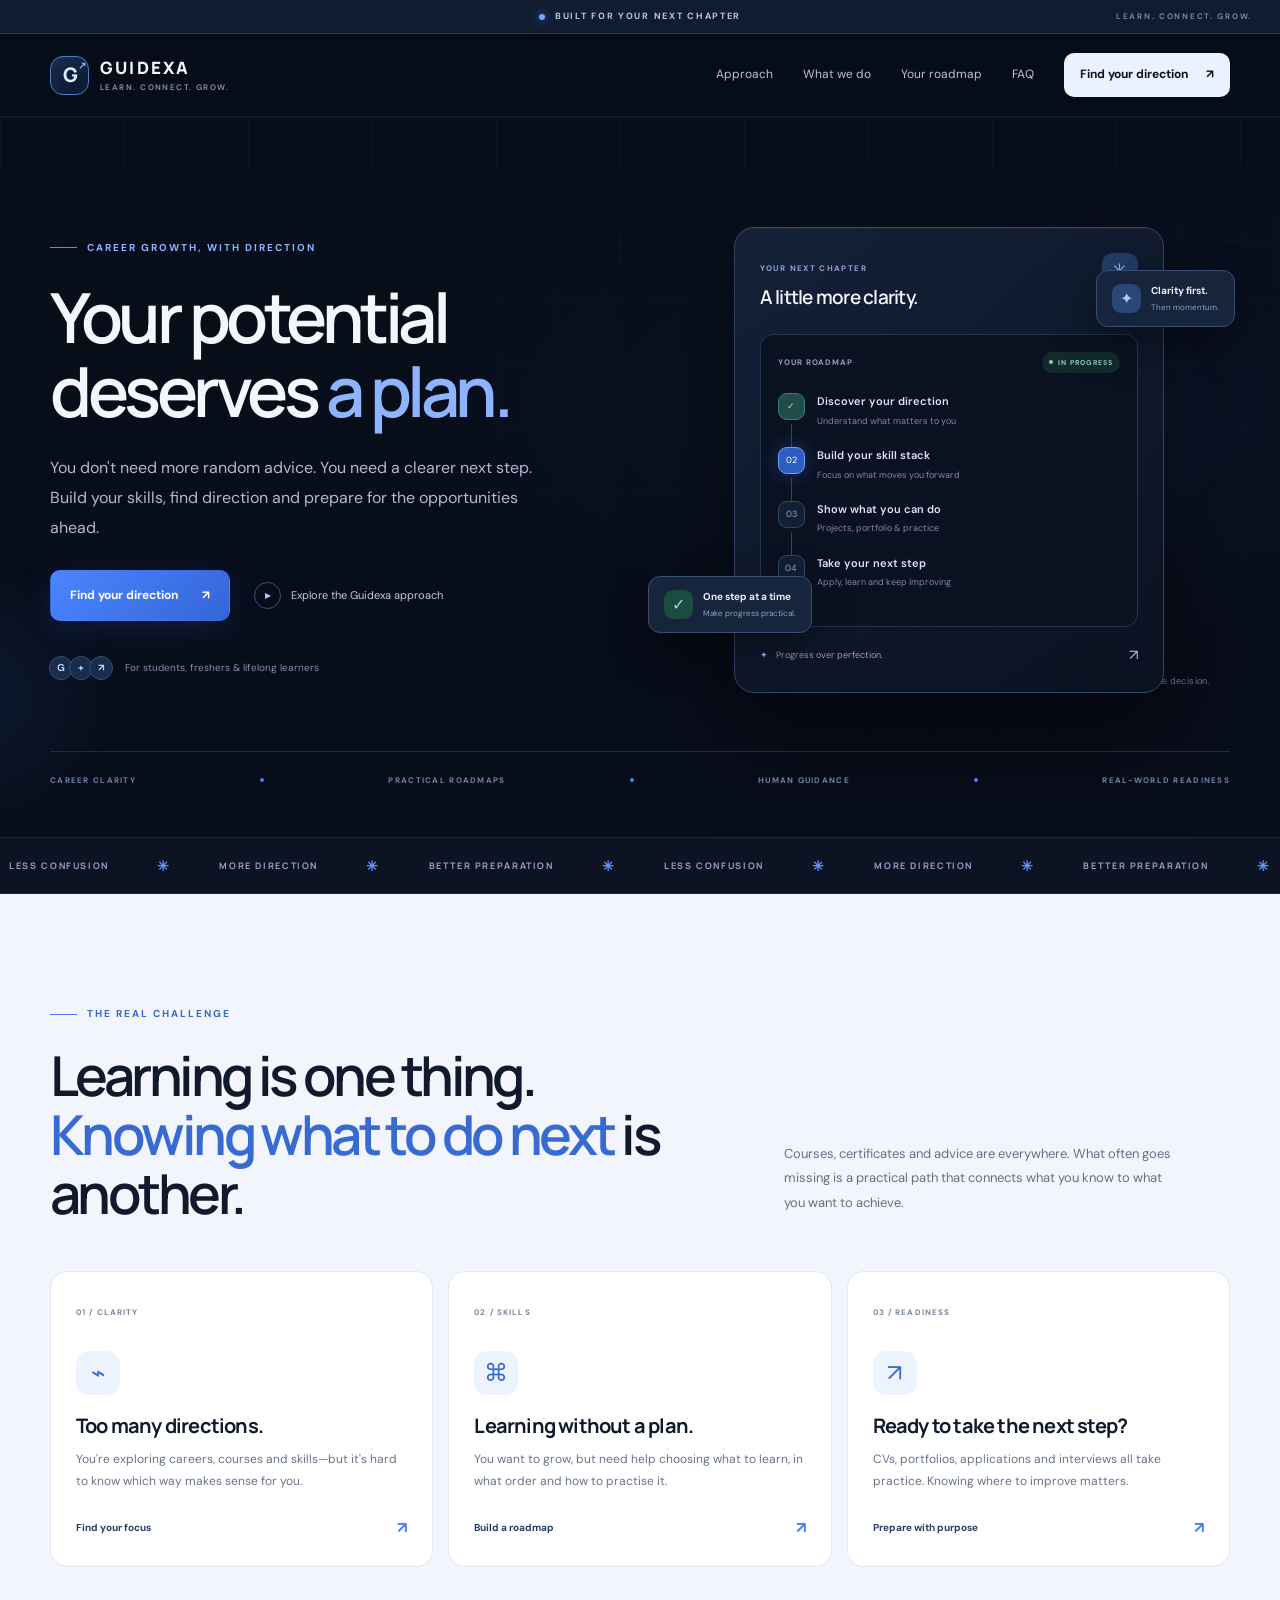
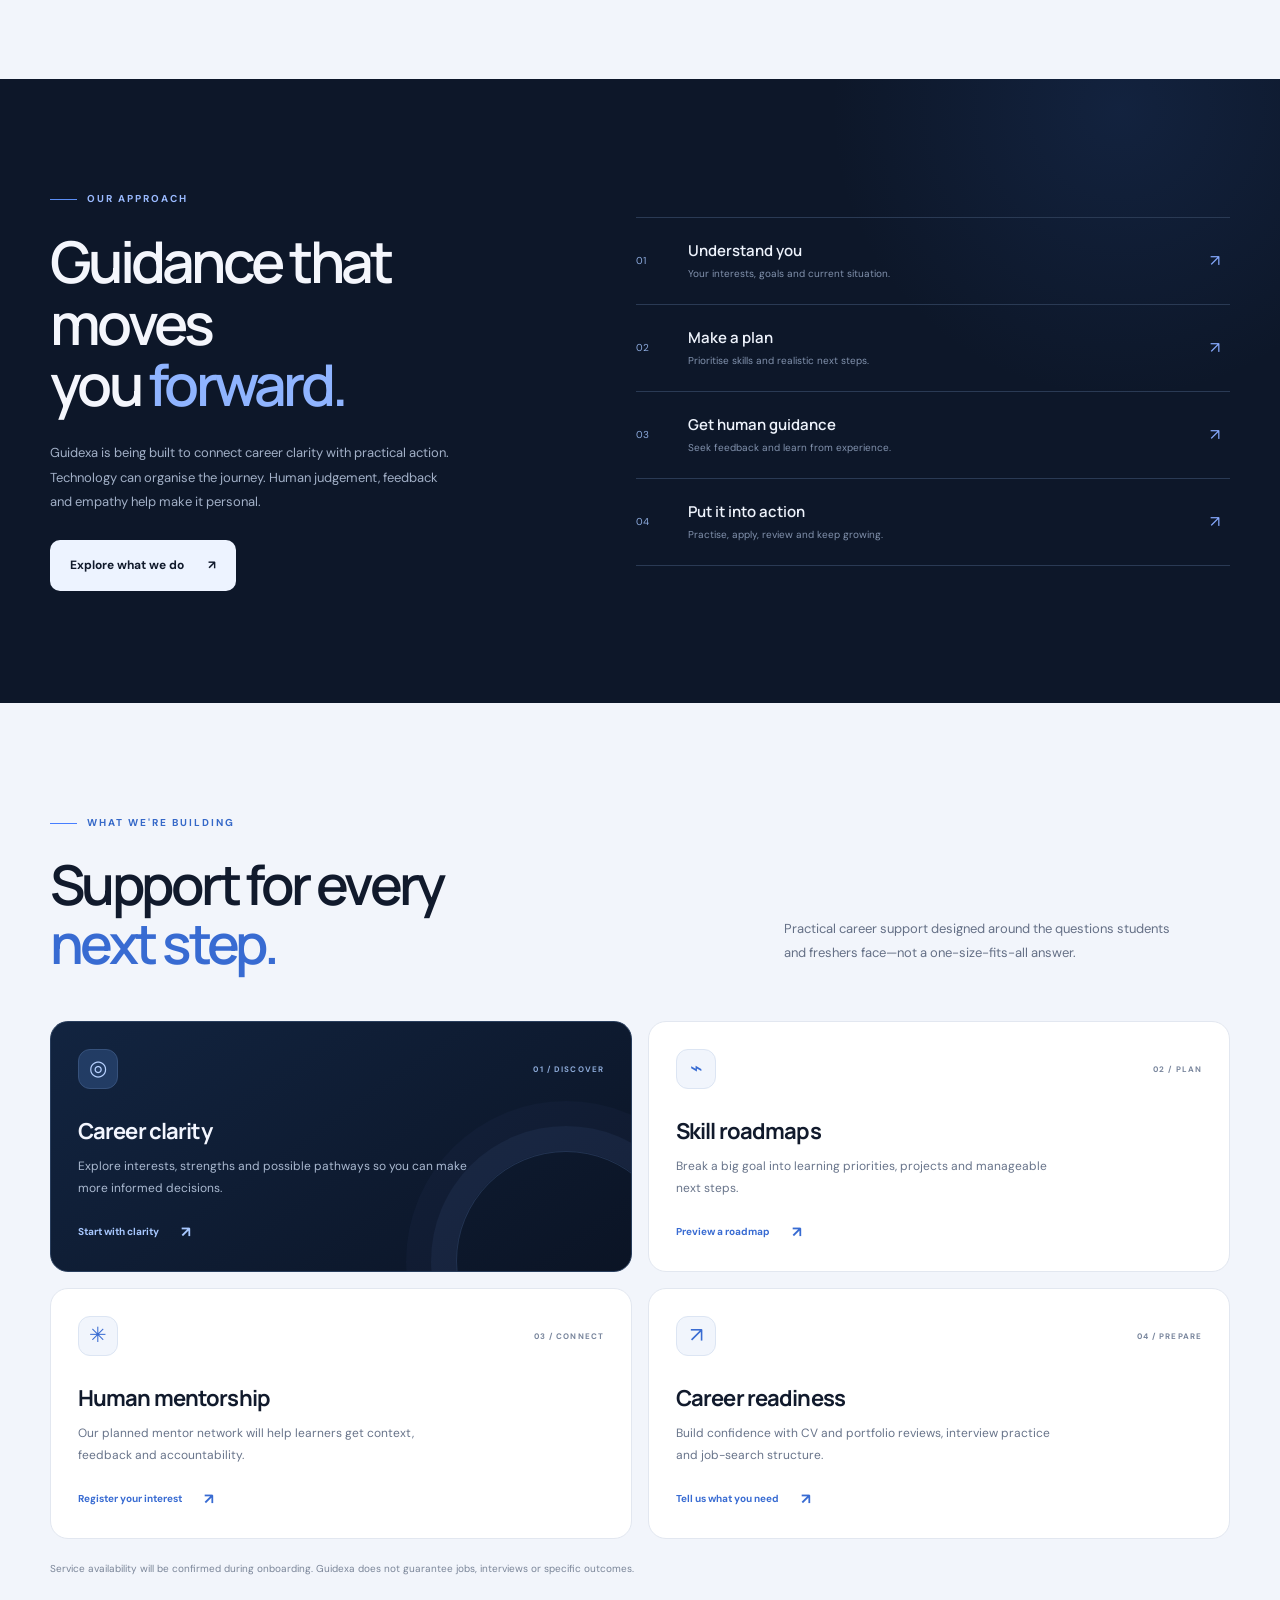
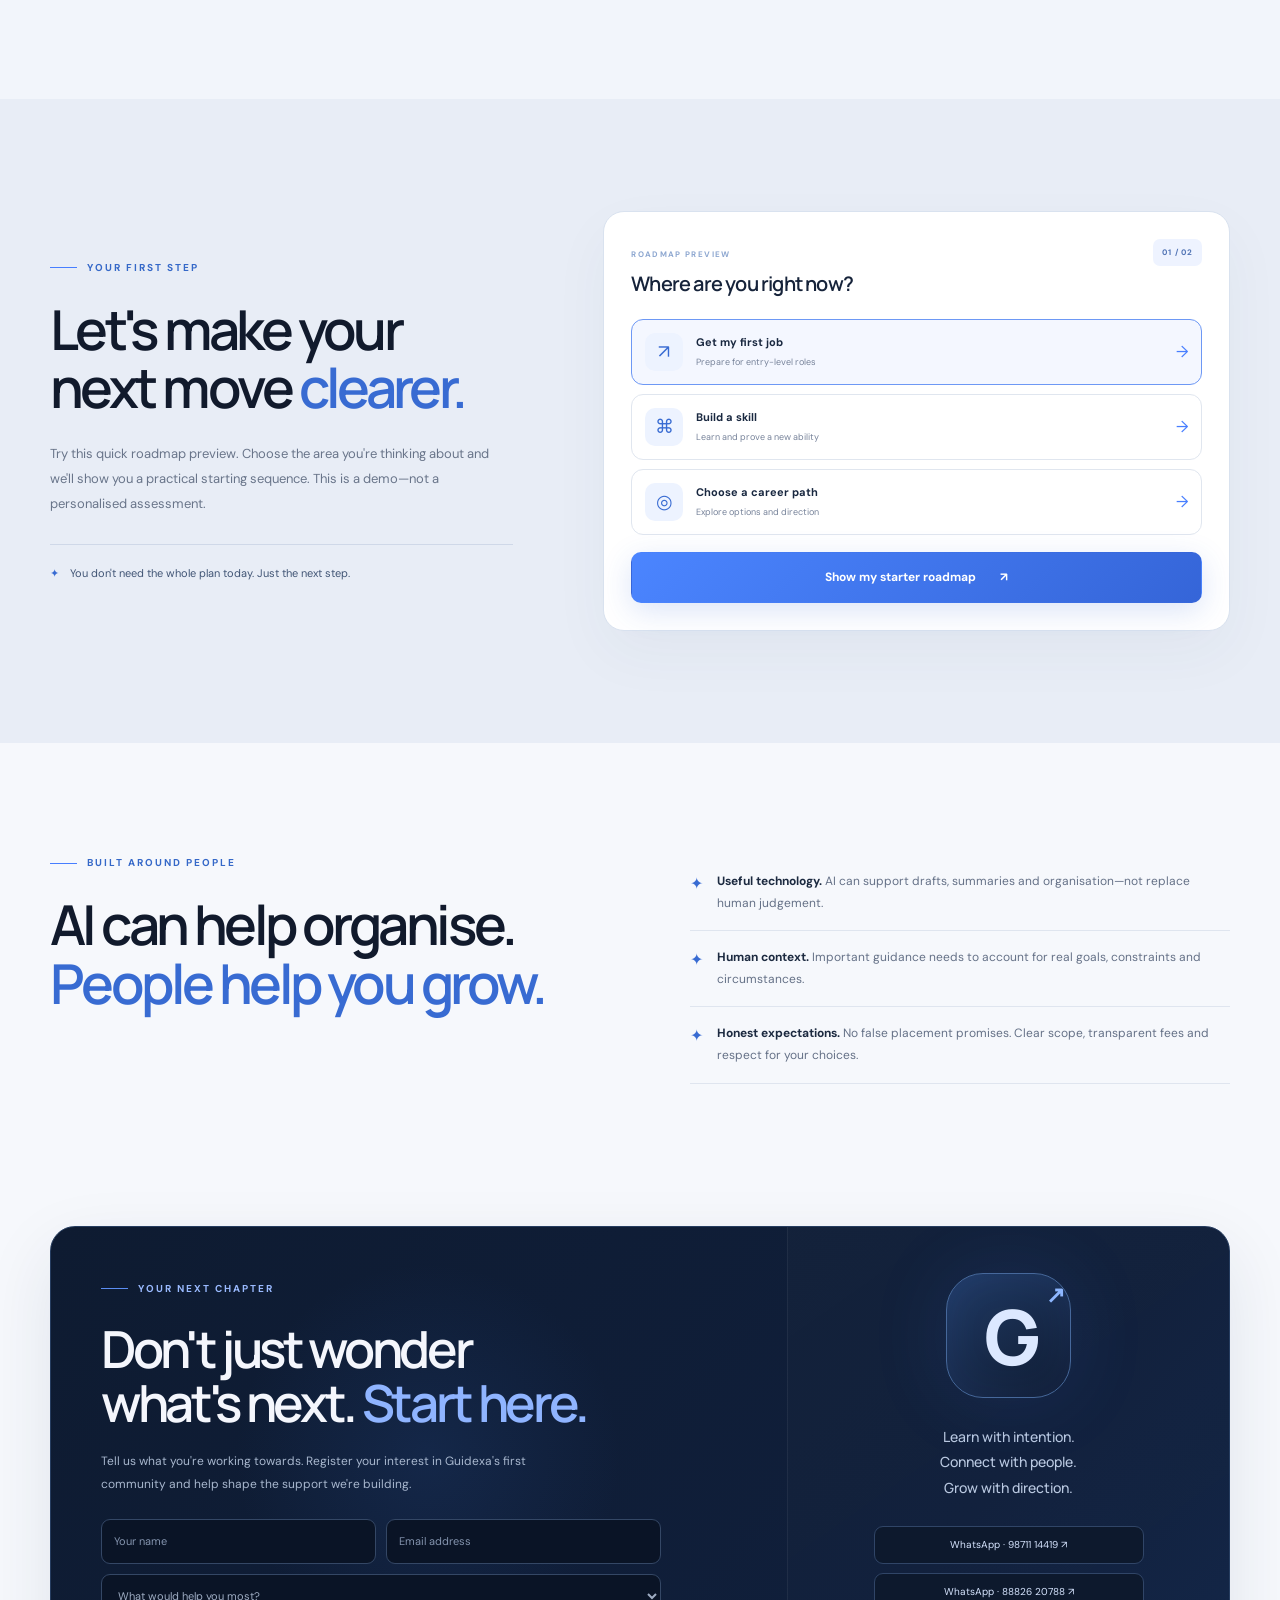
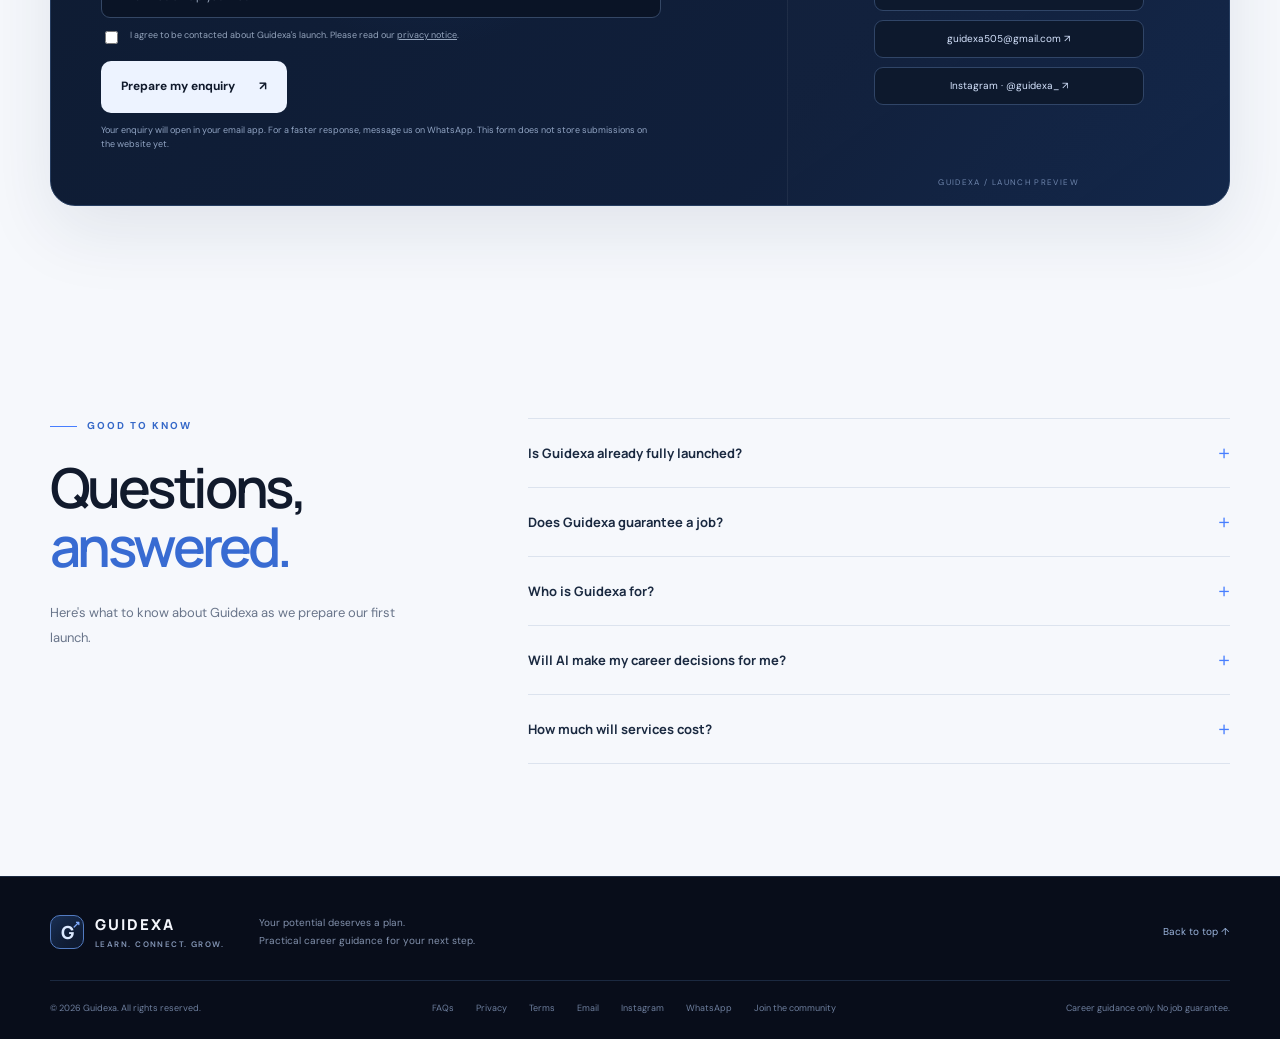
<file: index.html>
<!doctype html>
<html lang="en">
<head>
  <meta charset="utf-8"><meta name="viewport" content="width=device-width, initial-scale=1">
  <meta name="theme-color" content="#080d1a">
  <meta name="description" content="Guidexa helps students and freshers turn career confusion into clear next steps with practical roadmaps, mentorship and career-readiness support.">
  <title>Guidexa — Your Potential Deserves a Plan</title>
  <link rel="preconnect" href="https://fonts.googleapis.com"><link rel="preconnect" href="https://fonts.gstatic.com" crossorigin>
  <link href="https://fonts.googleapis.com/css2?family=DM+Sans:wght@400;500;600;700&family=Manrope:wght@400;500;600;700;800&display=swap" rel="stylesheet">
  <link rel="stylesheet" href="styles.css">
</head>
<body data-contact-email="guidexa505@gmail.com">
  <div class="announcement"><span class="pulse"></span> BUILT FOR YOUR NEXT CHAPTER <span class="announcement-right">LEARN. CONNECT. GROW.</span></div>
  <header class="nav-wrap" id="top"><nav class="nav container" aria-label="Main navigation">
    <a class="brand" href="#top" aria-label="Guidexa home"><span class="brand-mark">G<span>↗</span></span><span>GUIDEXA<small>LEARN. CONNECT. GROW.</small></span></a>
    <button class="menu-toggle" aria-label="Open navigation" aria-expanded="false"><span></span><span></span></button>
    <div class="nav-links"><a href="#approach">Approach</a><a href="#services">What we do</a><a href="#roadmap">Your roadmap</a><a href="#faq">FAQ</a><a class="nav-cta" href="#get-started">Find your direction <span>↗</span></a></div>
  </nav></header>
  <main>
    <section class="hero section-pad">
      <div class="hero-orb orb-one"></div><div class="hero-orb orb-two"></div><div class="hero-grid"></div>
      <div class="container hero-layout">
        <div class="hero-copy reveal"><div class="eyebrow"><span class="eyebrow-line"></span> CAREER GROWTH, WITH DIRECTION</div>
          <h1>Your potential<br>deserves <em>a plan.</em></h1>
          <p class="hero-lead">You don't need more random advice. You need a clearer next step. Build your skills, find direction and prepare for the opportunities ahead.</p>
          <div class="hero-actions"><a class="button button-primary" href="#get-started">Find your direction <span>↗</span></a><a class="text-link" href="#approach"><span class="play-icon">▶</span> Explore the Guidexa approach</a></div>
          <div class="hero-footnote"><span class="avatars"><b>G</b><b>+</b><b>↗</b></span><span>For students, freshers & lifelong learners</span></div>
        </div>
        <div class="hero-visual reveal" aria-label="Illustration of a career roadmap dashboard">
          <div class="visual-glow"></div><div class="dashboard-card main-dashboard">
            <div class="dash-top"><div><span class="dash-label">YOUR NEXT CHAPTER</span><h3>A little more clarity.</h3></div><span class="dash-icon">✳</span></div>
            <div class="path-card"><div class="path-head"><span>YOUR ROADMAP</span><span class="live-pill"><i></i> IN PROGRESS</span></div>
              <div class="roadmap-line"><div class="road-step done"><span>✓</span><div><strong>Discover your direction</strong><small>Understand what matters to you</small></div></div><div class="road-step active"><span>02</span><div><strong>Build your skill stack</strong><small>Focus on what moves you forward</small></div></div><div class="road-step"><span>03</span><div><strong>Show what you can do</strong><small>Projects, portfolio & practice</small></div></div><div class="road-step"><span>04</span><div><strong>Take your next step</strong><small>Apply, learn and keep improving</small></div></div></div>
            </div><div class="dash-bottom"><span class="mini-spark">✦</span><span>Progress over perfection.</span><span class="dash-arrow">↗</span></div>
          </div>
          <div class="float-card float-top"><span class="float-icon">✦</span><div><strong>Clarity first.</strong><small>Then momentum.</small></div></div>
          <div class="float-card float-bottom"><span class="float-check">✓</span><div><strong>One step at a time</strong><small>Make progress practical.</small></div></div>
          <div class="visual-caption">A clearer path begins with one decision.</div>
        </div>
      </div>
      <div class="container hero-bottom reveal"><span>CAREER CLARITY</span><i></i><span>PRACTICAL ROADMAPS</span><i></i><span>HUMAN GUIDANCE</span><i></i><span>REAL-WORLD READINESS</span></div>
    </section>

    <section class="ticker" aria-label="Guidexa values"><div class="ticker-track"><span>LESS CONFUSION</span><b>✳</b><span>MORE DIRECTION</span><b>✳</b><span>BETTER PREPARATION</span><b>✳</b><span>LESS CONFUSION</span><b>✳</b><span>MORE DIRECTION</span><b>✳</b><span>BETTER PREPARATION</span><b>✳</b></div></section>

    <section class="section section-pad" id="approach"><div class="container">
      <div class="section-heading reveal"><div><div class="eyebrow"><span class="eyebrow-line"></span> THE REAL CHALLENGE</div><h2>Learning is one thing.<br><em>Knowing what to do next</em> is another.</h2></div><p>Courses, certificates and advice are everywhere. What often goes missing is a practical path that connects what you know to what you want to achieve.</p></div>
      <div class="problem-grid">
        <article class="problem-card reveal"><span class="card-number">01 / CLARITY</span><div class="problem-icon">⌁</div><h3>Too many directions.</h3><p>You're exploring careers, courses and skills—but it's hard to know which way makes sense for you.</p><span class="card-bottom">Find your focus <b>↗</b></span></article>
        <article class="problem-card reveal"><span class="card-number">02 / SKILLS</span><div class="problem-icon">⌘</div><h3>Learning without a plan.</h3><p>You want to grow, but need help choosing what to learn, in what order and how to practise it.</p><span class="card-bottom">Build a roadmap <b>↗</b></span></article>
        <article class="problem-card reveal"><span class="card-number">03 / READINESS</span><div class="problem-icon">↗</div><h3>Ready to take the next step?</h3><p>CVs, portfolios, applications and interviews all take practice. Knowing where to improve matters.</p><span class="card-bottom">Prepare with purpose <b>↗</b></span></article>
      </div>
    </div></section>

    <section class="approach-band section-pad"><div class="container approach-layout"><div class="approach-copy reveal"><div class="eyebrow eyebrow-light"><span class="eyebrow-line"></span> OUR APPROACH</div><h2>Guidance that moves<br>you <em>forward.</em></h2><p>Guidexa is being built to connect career clarity with practical action. Technology can organise the journey. Human judgement, feedback and empathy help make it personal.</p><a class="button button-light" href="#services">Explore what we do <span>↗</span></a></div><div class="approach-steps reveal"><div class="approach-step"><span>01</span><div><h3>Understand you</h3><p>Your interests, goals and current situation.</p></div><b>↗</b></div><div class="approach-step"><span>02</span><div><h3>Make a plan</h3><p>Prioritise skills and realistic next steps.</p></div><b>↗</b></div><div class="approach-step"><span>03</span><div><h3>Get human guidance</h3><p>Seek feedback and learn from experience.</p></div><b>↗</b></div><div class="approach-step"><span>04</span><div><h3>Put it into action</h3><p>Practise, apply, review and keep growing.</p></div><b>↗</b></div></div></div></section>

    <section class="section section-pad" id="services"><div class="container"><div class="section-heading reveal"><div><div class="eyebrow"><span class="eyebrow-line"></span> WHAT WE'RE BUILDING</div><h2>Support for every<br><em>next step.</em></h2></div><p>Practical career support designed around the questions students and freshers face—not a one-size-fits-all answer.</p></div>
      <div class="services-grid">
        <article class="service-card service-feature reveal"><div class="service-top"><span class="service-icon">◎</span><span class="service-tag">01 / DISCOVER</span></div><h3>Career clarity</h3><p>Explore interests, strengths and possible pathways so you can make more informed decisions.</p><a href="#get-started" class="service-link">Start with clarity <span>↗</span></a><div class="service-decoration rings"></div></article>
        <article class="service-card reveal"><div class="service-top"><span class="service-icon">⌁</span><span class="service-tag">02 / PLAN</span></div><h3>Skill roadmaps</h3><p>Break a big goal into learning priorities, projects and manageable next steps.</p><a href="#roadmap" class="service-link">Preview a roadmap <span>↗</span></a></article>
        <article class="service-card reveal"><div class="service-top"><span class="service-icon">✳</span><span class="service-tag">03 / CONNECT</span></div><h3>Human mentorship</h3><p>Our planned mentor network will help learners get context, feedback and accountability.</p><a href="#get-started" class="service-link">Register your interest <span>↗</span></a></article>
        <article class="service-card reveal"><div class="service-top"><span class="service-icon">↗</span><span class="service-tag">04 / PREPARE</span></div><h3>Career readiness</h3><p>Build confidence with CV and portfolio reviews, interview practice and job-search structure.</p><a href="#get-started" class="service-link">Tell us what you need <span>↗</span></a></article>
      </div><p class="fine-print">Service availability will be confirmed during onboarding. Guidexa does not guarantee jobs, interviews or specific outcomes.</p>
    </div></section>

    <section class="roadmap-section section-pad" id="roadmap"><div class="container roadmap-layout"><div class="roadmap-intro reveal"><div class="eyebrow"><span class="eyebrow-line"></span> YOUR FIRST STEP</div><h2>Let's make your<br>next move <em>clearer.</em></h2><p>Try this quick roadmap preview. Choose the area you're thinking about and we'll show you a practical starting sequence. This is a demo—not a personalised assessment.</p><div class="roadmap-note"><span>✦</span> You don't need the whole plan today. Just the next step.</div></div>
      <div class="interactive-card reveal"><div class="interactive-head"><div><span class="dash-label">ROADMAP PREVIEW</span><h3>Where are you right now?</h3></div><span class="step-badge">01 / 02</span></div><div class="choice-group" role="group" aria-label="Choose your current goal"><button class="choice active" data-goal="job"><span class="choice-symbol">↗</span><span><strong>Get my first job</strong><small>Prepare for entry-level roles</small></span><i>→</i></button><button class="choice" data-goal="skills"><span class="choice-symbol">⌘</span><span><strong>Build a skill</strong><small>Learn and prove a new ability</small></span><i>→</i></button><button class="choice" data-goal="career"><span class="choice-symbol">◎</span><span><strong>Choose a career path</strong><small>Explore options and direction</small></span><i>→</i></button></div><button class="button button-primary button-full" id="show-roadmap">Show my starter roadmap <span>↗</span></button><div class="roadmap-result" id="roadmap-result" aria-live="polite" hidden></div></div>
    </div></section>

    <section class="principles section-pad"><div class="container principles-layout"><div class="reveal"><div class="eyebrow"><span class="eyebrow-line"></span> BUILT AROUND PEOPLE</div><h2>AI can help organise.<br><em>People help you grow.</em></h2></div><div class="principle-list reveal"><div><span class="principle-mark">✦</span><p><strong>Useful technology.</strong> AI can support drafts, summaries and organisation—not replace human judgement.</p></div><div><span class="principle-mark">✦</span><p><strong>Human context.</strong> Important guidance needs to account for real goals, constraints and circumstances.</p></div><div><span class="principle-mark">✦</span><p><strong>Honest expectations.</strong> No false placement promises. Clear scope, transparent fees and respect for your choices.</p></div></div></div></section>

    <section class="cta-section section-pad" id="get-started"><div class="container"><div class="cta-panel reveal"><div class="cta-orb"></div><div class="cta-content"><div class="eyebrow eyebrow-light"><span class="eyebrow-line"></span> YOUR NEXT CHAPTER</div><h2>Don't just wonder<br>what's next. <em>Start here.</em></h2><p>Tell us what you're working towards. Register your interest in Guidexa's first community and help shape the support we're building.</p><form id="lead-form" class="lead-form" novalidate><label class="sr-only" for="lead-name">Your name</label><input id="lead-name" name="name" placeholder="Your name" autocomplete="name" required><label class="sr-only" for="lead-email">Email address</label><input id="lead-email" name="email" type="email" placeholder="Email address" autocomplete="email" required><label class="sr-only" for="lead-goal">What do you need?</label><select id="lead-goal" name="goal" required><option value="">What would help you most?</option><option>Career clarity</option><option>Skill roadmap</option><option>CV and interview preparation</option><option>Mentorship</option><option>Other</option></select><label class="consent"><input type="checkbox" id="lead-consent" required><span>I agree to be contacted about Guidexa's launch. Please read our <a href="privacy.html" target="_blank" rel="noopener noreferrer" style="text-decoration:underline">privacy notice</a>.</span></label><button class="button button-light" type="submit">Prepare my enquiry <span>↗</span></button><p class="form-message" id="form-message" aria-live="polite">Your enquiry will open in your email app. For a faster response, message us on WhatsApp. This form does not store submissions on the website yet.</p></form></div><div class="cta-side"><span class="cta-monogram">G<span>↗</span></span><p>Learn with intention.<br>Connect with people.<br>Grow with direction.</p><div class="contact-links"><a href="https://wa.me/919871114419?text=Hi%20Guidexa%2C%20I%27d%20like%20to%20know%20about%20your%20launch." target="_blank" rel="noopener noreferrer">WhatsApp · 98711 14419 ↗</a><a href="https://wa.me/918882620788?text=Hi%20Guidexa%2C%20I%27d%20like%20to%20know%20about%20your%20launch." target="_blank" rel="noopener noreferrer">WhatsApp · 88826 20788 ↗</a><a href="mailto:guidexa505@gmail.com">guidexa505@gmail.com ↗</a><a href="https://www.instagram.com/guidexa_/" target="_blank" rel="noopener noreferrer">Instagram · @guidexa_ ↗</a></div><span class="cta-side-bottom">GUIDEXA / LAUNCH PREVIEW</span></div></div></div></section>

    <section class="section faq-section section-pad" id="faq"><div class="container faq-layout"><div class="reveal"><div class="eyebrow"><span class="eyebrow-line"></span> GOOD TO KNOW</div><h2>Questions,<br><em>answered.</em></h2><p>Here's what to know about Guidexa as we prepare our first launch.</p></div><div class="faq-list reveal"><details><summary>Is Guidexa already fully launched?<span>+</span></summary><p>This website is a launch preview. Specific services, mentor availability and booking options will be confirmed as the pilot is established.</p></details><details><summary>Does Guidexa guarantee a job?<span>+</span></summary><p>No. Guidexa aims to provide practical guidance and career-readiness support. Hiring decisions and outcomes depend on many factors and cannot be guaranteed.</p></details><details><summary>Who is Guidexa for?<span>+</span></summary><p>The initial focus is students and freshers who want career clarity, skill roadmaps, mentorship or help preparing for opportunities.</p></details><details><summary>Will AI make my career decisions for me?<span>+</span></summary><p>No. AI may help organise information and draft resources. Important recommendations should be reviewed appropriately, and you retain control over your decisions.</p></details><details><summary>How much will services cost?<span>+</span></summary><p>Pricing is still being validated. We will publish the scope, availability and price of each service before accepting payment.</p></details></div></div></section>
  </main>
  <footer class="footer"><div class="container"><div class="footer-main"><a class="brand brand-footer" href="#top"><span class="brand-mark">G<span>↗</span></span><span>GUIDEXA<small>LEARN. CONNECT. GROW.</small></span></a><p>Your potential deserves a plan.<br>Practical career guidance for your next step.</p><a class="back-top" href="#top">Back to top ↑</a></div><div class="footer-bottom"><span>© <span id="year"></span> Guidexa. All rights reserved.</span><div><a href="#faq">FAQs</a><a href="privacy.html">Privacy</a><a href="terms.html">Terms</a><a href="mailto:guidexa505@gmail.com">Email</a><a href="https://www.instagram.com/guidexa_/" target="_blank" rel="noopener noreferrer">Instagram</a><a href="https://wa.me/919871114419" target="_blank" rel="noopener noreferrer">WhatsApp</a><a href="#get-started">Join the community</a></div><span class="footer-disclaimer">Career guidance only. No job guarantee.</span></div></div></footer>
  <div class="toast" id="toast" role="status" aria-live="polite"></div>
  <script src="script.js"></script>
</body>
</html>
</file>
<file: styles.css>
:root{--bg:#080d1a;--bg2:#0c1323;--panel:#101a2d;--panel2:#121f35;--text:#f4f6fc;--muted:#a6b1c7;--blue:#477eff;--ice:#a8c8ff;--line:rgba(183,202,235,.15);--light:#f2f5fb;--ink:#111a2c;--lightmuted:#657086;--radius:22px;--font:'DM Sans',sans-serif;--display:'Manrope',sans-serif}*{box-sizing:border-box}html{scroll-behavior:smooth;scroll-padding-top:92px}body{margin:0;background:var(--bg);color:var(--text);font-family:var(--font);line-height:1.6;-webkit-font-smoothing:antialiased}a{color:inherit;text-decoration:none}button,input,select{font:inherit}.container{width:min(1180px,calc(100% - 48px));margin:auto}.section-pad{padding:112px 0}.announcement{height:34px;display:flex;align-items:center;justify-content:center;gap:10px;background:#111c30;border-bottom:1px solid var(--line);color:#b8c8e5;font-size:9px;letter-spacing:.19em;font-weight:700}.announcement-right{position:absolute;right:28px;font-size:8px;color:#7185a9}.pulse{width:6px;height:6px;border-radius:50%;background:#77a7ff;box-shadow:0 0 10px #477eff}.nav-wrap{position:sticky;top:0;z-index:50;background:rgba(8,13,26,.78);backdrop-filter:blur(18px);border-bottom:1px solid rgba(183,202,235,.09)}.nav{height:82px;display:flex;align-items:center;justify-content:space-between}.brand{display:flex;align-items:center;gap:11px;font-family:var(--display);font-size:17px;letter-spacing:.13em;font-weight:800}.brand>span:last-child{display:flex;flex-direction:column;line-height:1.15}.brand small{font:600 8px var(--font);letter-spacing:.18em;color:#8496b6;margin-top:5px}.brand-mark{display:grid;place-items:center;position:relative;width:39px;height:39px;border:1px solid #527bc1;border-radius:13px;background:linear-gradient(145deg,#182c4e,#0b1324);font-size:20px;letter-spacing:-.08em;color:#dce9ff;box-shadow:inset 0 0 18px #264b872c}.brand-mark span{font-size:10px;position:absolute;right:4px;top:0;color:#82adff}.nav-links{display:flex;align-items:center;gap:30px;font-size:12px;color:#b9c4d8}.nav-links>a:not(.nav-cta):hover,.footer-bottom a:hover{color:#fff}.nav-cta{display:flex;gap:18px;align-items:center;background:#eaf1ff;color:#0a1325;padding:12px 16px;border-radius:10px;font-weight:700;transition:transform .25s,background .25s}.nav-cta:hover{transform:translateY(-2px);background:#fff}.menu-toggle{display:none;background:none;border:0;color:white}.hero{min-height:720px;position:relative;overflow:hidden;padding-top:88px;padding-bottom:32px;background:radial-gradient(ellipse at 80% 40%,#14284a44 0,transparent 43%),var(--bg)}.hero-grid{position:absolute;inset:0;background-image:linear-gradient(rgba(122,156,211,.045) 1px,transparent 1px),linear-gradient(90deg,rgba(122,156,211,.045) 1px,transparent 1px);background-size:62px 62px;mask-image:linear-gradient(to bottom,black,transparent 90%);pointer-events:none}.hero-orb{position:absolute;border-radius:50%;filter:blur(1px);pointer-events:none}.orb-one{width:450px;height:450px;right:4%;top:80px;background:radial-gradient(circle,#386cd82c,transparent 70%)}.orb-two{width:280px;height:280px;left:-160px;bottom:0;background:radial-gradient(circle,#234c8b33,transparent 70%)}.hero-layout{position:relative;z-index:1;display:grid;grid-template-columns:1fr 1fr;gap:55px;align-items:center;min-height:510px}.eyebrow{display:flex;align-items:center;gap:10px;color:#8eb5ff;font-size:10px;font-weight:700;letter-spacing:.2em;margin-bottom:24px}.eyebrow-line{height:1px;width:27px;background:#5b8df3}.hero h1,.section h2,.approach-band h2,.roadmap-intro h2,.principles h2,.cta-panel h2,.faq-layout h2{font:600 clamp(46px,5.4vw,76px)/1.07 var(--display);letter-spacing:-.065em;margin:0}.hero h1 em,.section h2 em,.approach-band h2 em,.roadmap-intro h2 em,.principles h2 em,.cta-panel h2 em,.faq-layout h2 em{font-style:normal;color:#8fb4ff}.hero-lead{font-size:16px;line-height:1.85;color:#aebbd0;max-width:495px;margin:26px 0 28px}.hero-actions{display:flex;align-items:center;gap:24px;flex-wrap:wrap}.button{display:inline-flex;align-items:center;justify-content:center;gap:24px;padding:15px 19px;border-radius:10px;border:1px solid transparent;font-weight:700;font-size:12px;cursor:pointer;transition:transform .25s,box-shadow .25s,background .25s}.button:hover{transform:translateY(-2px)}.button-primary{color:#fff;background:linear-gradient(135deg,#4b85ff,#3565d8);box-shadow:0 8px 30px #3267d82d}.button-primary:hover{box-shadow:0 12px 36px #3267d855}.text-link{display:inline-flex;align-items:center;gap:10px;font-size:11px;color:#c1cce0}.play-icon{width:27px;height:27px;display:grid;place-items:center;border:1px solid #3c5278;border-radius:50%;font-size:8px;color:#a9c8ff}.hero-footnote{display:flex;align-items:center;gap:12px;margin-top:35px;color:#7f8fac;font-size:10px}.avatars{display:flex;padding-left:3px}.avatars b{width:24px;height:24px;display:grid;place-items:center;border-radius:50%;margin-left:-4px;background:#182c4c;border:1px solid #344d76;color:#bcd3ff;font-size:10px}.hero-visual{position:relative;min-height:480px;display:flex;align-items:center;justify-content:center}.visual-glow{position:absolute;width:380px;height:380px;border-radius:50%;background:radial-gradient(circle,#3d78f52b,transparent 68%)}.dashboard-card{position:relative;z-index:2;width:min(100%,430px);border:1px solid #334563;border-radius:20px;background:linear-gradient(145deg,rgba(20,33,56,.97),rgba(10,18,33,.97));box-shadow:0 32px 100px #0008,inset 0 1px #ffffff0c;overflow:hidden}.main-dashboard{padding:25px}.dash-top{display:flex;justify-content:space-between;align-items:flex-start;margin-bottom:24px}.dash-label{font-size:8px;letter-spacing:.17em;color:#8da7d0;font-weight:700}.dash-top h3,.interactive-head h3{font:600 19px var(--display);letter-spacing:-.04em;margin:5px 0 0}.dash-icon{display:grid;place-items:center;width:36px;height:36px;border-radius:11px;background:#233c66;color:#a8c8ff;font-size:20px}.path-card{background:#0a1222;border:1px solid #253550;border-radius:13px;padding:17px}.path-head{display:flex;justify-content:space-between;align-items:center;font-size:8px;letter-spacing:.12em;color:#8ca1c2;font-weight:700}.live-pill{display:flex;align-items:center;gap:5px;border-radius:30px;padding:5px 7px;background:#132a2d;color:#83d5b8;font-size:7px}.live-pill i{width:4px;height:4px;border-radius:50%;background:#83d5b8}.roadmap-line{margin-top:20px}.road-step{display:flex;align-items:flex-start;gap:12px;position:relative;padding-bottom:19px}.road-step:not(:last-child):after{content:"";position:absolute;top:31px;left:13px;width:1px;height:calc(100% - 20px);background:#2b4266}.road-step>span{position:relative;z-index:1;flex:0 0 27px;width:27px;height:27px;display:grid;place-items:center;border:1px solid #334765;background:#121f34;border-radius:9px;font-size:9px;color:#93a5c4}.road-step.done>span{background:#214c49;border-color:#367f73;color:#9ce4ce}.road-step.active>span{background:#2d5dc0;border-color:#6e9fff;color:white;box-shadow:0 0 20px #477eff4a}.road-step strong{display:block;font-size:11px;color:#dbe5f6;font-weight:600}.road-step small{display:block;font-size:9px;color:#788ba9;margin-top:3px}.dash-bottom{display:flex;align-items:center;gap:8px;padding-top:16px;color:#8fa2c1;font-size:9px}.mini-spark{color:#91b7ff}.dash-arrow{margin-left:auto;font-size:15px;color:#9ebfff}.float-card{position:absolute;z-index:3;display:flex;align-items:center;gap:10px;background:#17253c;border:1px solid #3a4f70;border-radius:12px;padding:12px 15px;box-shadow:0 15px 40px #0006}.float-card strong,.float-card small{display:block}.float-card strong{font-size:10px;color:#e9f0fc}.float-card small{font-size:8px;color:#8da1c1;margin-top:2px}.float-icon,.float-check{display:grid;place-items:center;width:29px;height:29px;border-radius:9px;background:#2a4778;color:#a9caff}.float-check{background:#1d4a41;color:#9de2cc}.float-top{right:-5px;top:50px}.float-bottom{left:-20px;bottom:67px}.visual-caption{position:absolute;bottom:12px;right:20px;font-size:9px;color:#6f84a8;letter-spacing:.04em}.hero-bottom{position:relative;z-index:1;display:flex;align-items:center;justify-content:space-between;border-top:1px solid var(--line);padding-top:22px;margin-top:36px;color:#7184a5;font-size:8px;font-weight:700;letter-spacing:.16em}.hero-bottom i{width:4px;height:4px;background:#477eff;border-radius:50%}.ticker{overflow:hidden;border-top:1px solid #1b2940;border-bottom:1px solid #1b2940;background:#0c1424}.ticker-track{display:flex;justify-content:space-around;align-items:center;gap:30px;white-space:nowrap;padding:18px 0;min-width:900px;color:#93a5c3;font:700 9px var(--display);letter-spacing:.18em}.ticker-track b{color:#6494ff;font-size:14px}.section{background:var(--light);color:var(--ink)}.section .eyebrow,.roadmap-section .eyebrow,.principles .eyebrow,.faq-section .eyebrow{color:#3568c8}.section .eyebrow-line,.roadmap-section .eyebrow-line,.principles .eyebrow-line,.faq-section .eyebrow-line{background:#477eff}.section h2,.roadmap-intro h2,.principles h2,.faq-layout h2{font-size:clamp(39px,4.3vw,58px)}.section h2 em,.roadmap-intro h2 em,.principles h2 em,.faq-layout h2 em{color:#386bd2}.section-heading{display:grid;grid-template-columns:1.2fr .8fr;gap:65px;align-items:end;margin-bottom:48px}.section-heading>p{max-width:400px;margin:0 0 7px;color:var(--lightmuted);font-size:13px;line-height:1.9}.problem-grid{display:grid;grid-template-columns:repeat(3,1fr);gap:15px}.problem-card{position:relative;overflow:hidden;background:#fff;border:1px solid #e2e7f0;border-radius:17px;padding:25px;min-height:270px;transition:transform .3s,box-shadow .3s}.problem-card:hover,.service-card:hover{transform:translateY(-5px);box-shadow:0 20px 45px #1c31550c}.card-number,.service-tag{font-size:8px;font-weight:700;letter-spacing:.14em;color:#78859c}.problem-icon{width:44px;height:44px;display:grid;place-items:center;background:#edf3ff;color:#386bd2;border-radius:13px;font-size:24px;margin:29px 0 17px}.problem-card h3,.service-card h3{font:700 20px var(--display);letter-spacing:-.04em;margin:0 0 10px}.problem-card p,.service-card p{font-size:12px;line-height:1.8;color:#68748a;margin:0}.card-bottom{display:flex;justify-content:space-between;align-items:center;margin-top:23px;font-size:10px;font-weight:700;color:#263d65}.card-bottom b{color:#477eff;font-size:16px}.approach-band{background:#0d1729;position:relative;overflow:hidden}.approach-band:before{content:"";position:absolute;right:-140px;top:-270px;width:600px;height:600px;border-radius:50%;background:radial-gradient(circle,#284e9135,transparent 68%)}.approach-layout{position:relative;display:grid;grid-template-columns:.9fr 1.1fr;gap:100px;align-items:center}.eyebrow-light{color:#9abaff}.approach-band h2,.cta-panel h2{font-size:clamp(42px,4.5vw,60px)}.approach-band h2 em,.cta-panel h2 em{color:#8fb4ff}.approach-copy>p{color:#a2b0c7;font-size:13px;line-height:1.9;max-width:410px;margin:25px 0}.button-light{background:#edf3ff;color:#10192b}.button-light:hover{background:#fff;box-shadow:0 10px 28px #0002}.approach-steps{border-top:1px solid #2a3a54}.approach-step{display:grid;grid-template-columns:38px 1fr 20px;gap:14px;align-items:center;padding:22px 0;border-bottom:1px solid #2a3a54}.approach-step>span{font-size:10px;color:#8eacdf}.approach-step h3{font:600 15px var(--display);margin:0;color:#eef3fc}.approach-step p{font-size:10px;color:#8292ad;margin:5px 0 0}.approach-step>b{color:#87aaff;font-weight:400}.services-grid{display:grid;grid-template-columns:repeat(2,1fr);gap:16px}.service-card{position:relative;overflow:hidden;min-height:245px;background:#fff;border:1px solid #e2e7f0;border-radius:18px;padding:27px;transition:transform .3s,box-shadow .3s}.service-feature{background:linear-gradient(145deg,#122440,#0b1425);color:#f3f6ff;border-color:#293e5d}.service-feature .service-tag{color:#8ca9d7}.service-top{display:flex;justify-content:space-between;align-items:center;margin-bottom:27px}.service-icon{display:grid;place-items:center;width:40px;height:40px;border:1px solid #dce5f3;border-radius:12px;background:#f1f5fc;color:#386bd2;font-size:21px}.service-feature .service-icon{background:#223c64;border-color:#36517b;color:#b7d1ff}.service-card h3{font-size:22px}.service-card p{max-width:390px}.service-feature p{color:#aab9d0}.service-link{display:inline-flex;gap:22px;align-items:center;font-size:10px;font-weight:700;color:#386bd2;margin-top:21px}.service-feature .service-link{color:#a8c8ff}.service-link span{font-size:15px}.service-decoration.rings{position:absolute;right:-45px;bottom:-100px;width:220px;height:220px;border:1px solid #789fe933;border-radius:50%;box-shadow:0 0 0 25px #789fe911,0 0 0 50px #789fe908;pointer-events:none}.fine-print{font-size:10px;color:#7a8598;margin-top:22px}.roadmap-section{background:#e8edf6;color:var(--ink)}.roadmap-layout{display:grid;grid-template-columns:.85fr 1.15fr;gap:90px;align-items:center}.roadmap-intro>p,.faq-layout>div:first-child>p{color:#69758a;font-size:13px;line-height:1.9;margin:25px 0}.roadmap-note{display:flex;align-items:flex-start;gap:11px;color:#415575;font-size:11px;border-top:1px solid #cfd8e8;padding-top:20px;margin-top:28px}.roadmap-note span{color:#386bd2}.interactive-card{background:#fff;border:1px solid #d9e2ef;border-radius:21px;padding:27px;box-shadow:0 22px 60px #253b5b0b}.interactive-head{display:flex;align-items:flex-start;justify-content:space-between;margin-bottom:22px}.interactive-head h3{font-size:20px;color:#16233a}.step-badge{font-size:8px;font-weight:700;letter-spacing:.1em;color:#5174b5;background:#eef3ff;padding:7px 9px;border-radius:7px}.choice-group{display:grid;gap:9px;margin-bottom:17px}.choice{width:100%;display:flex;align-items:center;gap:13px;text-align:left;background:#fff;border:1px solid #e0e6ef;border-radius:12px;padding:13px;cursor:pointer;transition:border .2s,background .2s}.choice:hover,.choice.active{border-color:#6d98f5;background:#f4f7ff}.choice-symbol{display:grid;place-items:center;flex:0 0 38px;width:38px;height:38px;background:#edf3ff;color:#386bd2;border-radius:10px;font-size:19px}.choice strong,.choice small{display:block}.choice strong{font-size:11px;color:#192840}.choice small{font-size:9px;color:#77839a;margin-top:3px}.choice i{font-style:normal;margin-left:auto;color:#477eff}.button-full{width:100%}.roadmap-result{border-top:1px solid #e2e8f1;margin-top:21px;padding-top:20px;animation:fadeUp .35s ease}.roadmap-result h4{font:700 16px var(--display);margin:0 0 12px}.roadmap-result ol{padding-left:20px;margin:0;color:#5f6d84;font-size:11px}.roadmap-result li{padding:5px 0}.result-note{font-size:9px;color:#8994a7;margin:12px 0 0}.principles{background:#f6f8fc;color:var(--ink)}.principles-layout{display:grid;grid-template-columns:1fr 1fr;gap:100px;align-items:start}.principle-list>div{display:flex;gap:14px;padding:16px 0;border-bottom:1px solid #dfe5ef}.principle-mark{color:#386bd2}.principle-list p{font-size:12px;color:#657187;line-height:1.8;margin:0}.principle-list strong{color:#1c2a40}.cta-section{background:#f6f8fc;padding-top:30px;padding-bottom:100px}.cta-panel{position:relative;overflow:hidden;display:grid;grid-template-columns:1.25fr .75fr;background:linear-gradient(130deg,#0e1b31,#101f3b 70%,#13274a);border:1px solid #263d60;border-radius:25px;box-shadow:0 25px 70px #14294a18}.cta-content{position:relative;z-index:2;padding:54px 50px}.cta-content>p{max-width:480px;color:#a8b7ce;font-size:12px;line-height:1.9;margin:20px 0 23px}.cta-panel h2{font-size:clamp(38px,4vw,54px)}.cta-orb{position:absolute;width:400px;height:400px;left:15%;top:5%;border-radius:50%;background:radial-gradient(circle,#2e5ba82a,transparent 68%);pointer-events:none}.lead-form{display:grid;grid-template-columns:1fr 1fr;gap:10px;max-width:560px}.lead-form input:not([type=checkbox]),.lead-form select{min-width:0;width:100%;padding:13px 12px;border-radius:9px;border:1px solid #344765;background:#0a1426;color:#eef4ff;font-size:11px;outline:none}.lead-form input:focus,.lead-form select:focus{border-color:#6e9eff;box-shadow:0 0 0 3px #477eff1c}.lead-form input::placeholder{color:#8494ae}.lead-form select{grid-column:1/-1;color:#9eacc2}.lead-form select option{color:#111}.consent{grid-column:1/-1;display:flex;align-items:flex-start;gap:9px;font-size:9px;line-height:1.6;color:#95a5bd}.consent input{margin-top:3px;accent-color:#477eff}.lead-form .button{justify-self:start;margin-top:4px}.form-message{grid-column:1/-1;font-size:9px;color:#91a4c3;margin:0}.cta-side{position:relative;display:flex;flex-direction:column;justify-content:center;align-items:center;text-align:center;border-left:1px solid #ffffff10;background:linear-gradient(145deg,#ffffff04,transparent);padding:35px}.cta-monogram{position:relative;display:grid;place-items:center;width:125px;height:125px;border:1px solid #46689b;border-radius:37px;font:800 76px var(--display);letter-spacing:-.1em;color:#dce8ff;background:linear-gradient(145deg,#203a64,#101c32);box-shadow:0 0 80px #477eff1e,inset 0 0 40px #477eff14}.cta-monogram span{position:absolute;font-size:23px;right:13px;top:4px;color:#8eb7ff}.cta-side p{font:500 14px/1.8 var(--display);color:#bac9e1;margin:26px 0}.cta-side-bottom{position:absolute;bottom:24px;font-size:8px;letter-spacing:.17em;color:#6f86ad}.faq-section{background:#f6f8fc}.faq-layout{display:grid;grid-template-columns:.7fr 1.3fr;gap:100px}.faq-list details{border-bottom:1px solid #dce3ee}.faq-list details:first-child{border-top:1px solid #dce3ee}.faq-list summary{display:flex;justify-content:space-between;align-items:center;gap:20px;cursor:pointer;list-style:none;padding:20px 0;font:700 13px var(--display);color:#1a2940}.faq-list summary::-webkit-details-marker{display:none}.faq-list summary span{font-size:21px;font-weight:400;color:#477eff;transition:transform .2s}.faq-list details[open] summary span{transform:rotate(45deg)}.faq-list details p{font-size:11px;color:#68758a;line-height:1.9;margin:0;padding:0 30px 20px 0}.footer{background:#080d1a;border-top:1px solid #1b2940;padding:37px 0 23px}.footer-main{display:flex;align-items:center;gap:35px;padding-bottom:30px}.brand-footer{font-size:15px}.brand-footer .brand-mark{width:34px;height:34px;border-radius:10px;font-size:18px}.footer-main>p{font-size:10px;color:#8392ad;line-height:1.8;margin:0}.back-top{margin-left:auto;font-size:10px;color:#9bb4dc}.footer-bottom{display:flex;align-items:center;justify-content:space-between;gap:20px;border-top:1px solid #1b2940;padding-top:20px;font-size:9px;color:#6e7f9e}.footer-bottom>div{display:flex;gap:22px}.footer-disclaimer{color:#6e7f9e}.toast{position:fixed;z-index:100;right:20px;bottom:20px;max-width:min(380px,calc(100vw - 40px));background:#edf3ff;color:#10203a;border:1px solid #c7d9f7;border-radius:12px;padding:14px 17px;font-size:12px;box-shadow:0 12px 40px #0003;opacity:0;transform:translateY(15px);pointer-events:none;transition:.25s}.toast.show{opacity:1;transform:translateY(0)}.sr-only{position:absolute;width:1px;height:1px;padding:0;margin:-1px;overflow:hidden;clip:rect(0,0,0,0);white-space:nowrap;border:0}.reveal{opacity:0;transform:translateY(18px);transition:opacity .7s ease,transform .7s ease}.reveal.visible{opacity:1;transform:translateY(0)}@keyframes fadeUp{from{opacity:0;transform:translateY(8px)}to{opacity:1;transform:translateY(0)}}@media(prefers-reduced-motion:reduce){*,*:before,*:after{scroll-behavior:auto!important;animation-duration:.01ms!important;transition-duration:.01ms!important}.reveal{opacity:1;transform:none}}@media(max-width:960px){.section-pad{padding:86px 0}.hero{padding-top:65px}.hero-layout{gap:25px}.hero h1{font-size:clamp(47px,6.7vw,66px)}.hero-visual{min-height:430px}.float-top{right:-3px}.float-bottom{left:-7px}.approach-layout,.roadmap-layout,.principles-layout{gap:48px}.section-heading{gap:35px}.cta-content{padding:42px 32px}.cta-side{padding:25px}.cta-monogram{width:100px;height:100px;font-size:61px}}@media(max-width:720px){.container{width:min(100% - 36px,540px)}.announcement{font-size:8px}.announcement-right{display:none}.nav{height:70px}.menu-toggle{display:flex;flex-direction:column;gap:5px;padding:10px}.menu-toggle span{width:22px;height:2px;background:#e7efff;display:block}.nav-links{display:none;position:absolute;left:0;right:0;top:70px;padding:18px;background:#0b1425;border-bottom:1px solid var(--line);flex-direction:column;align-items:stretch;gap:0}.nav-links.open{display:flex}.nav-links>a:not(.nav-cta){padding:13px 5px;border-bottom:1px solid #ffffff0b}.nav-cta{justify-content:space-between;margin-top:12px}.hero{padding-top:62px;padding-bottom:25px}.hero-layout{grid-template-columns:1fr;gap:10px}.hero-copy{max-width:520px}.hero h1{font-size:clamp(48px,12vw,70px)}.hero-lead{font-size:14px;margin:21px 0 24px}.hero-actions{gap:16px}.hero-visual{min-height:405px;margin-top:5px}.dashboard-card{width:min(100%,400px)}.main-dashboard{padding:19px}.float-top{right:0;top:26px}.float-bottom{left:0;bottom:50px}.visual-caption{right:7px;bottom:0}.hero-bottom{margin-top:24px;gap:10px;flex-wrap:wrap;justify-content:center;font-size:7px}.hero-bottom i{margin:0 2px}.ticker-track{justify-content:flex-start;gap:23px;padding:15px 0}.section-pad{padding:75px 0}.section-heading{grid-template-columns:1fr;gap:20px;margin-bottom:30px}.section h2,.roadmap-intro h2,.principles h2,.faq-layout h2{font-size:clamp(38px,9vw,51px)}.section-heading>p{font-size:12px}.problem-grid{grid-template-columns:1fr}.problem-card{min-height:235px;padding:22px}.problem-icon{margin:22px 0 14px}.approach-layout,.roadmap-layout,.principles-layout,.faq-layout{grid-template-columns:1fr;gap:38px}.approach-band h2,.cta-panel h2{font-size:clamp(40px,10vw,54px)}.approach-copy>p{font-size:12px}.approach-step{padding:18px 0}.services-grid{grid-template-columns:1fr}.service-card{min-height:225px;padding:23px}.roadmap-layout{gap:30px}.interactive-card{padding:20px}.interactive-head h3{font-size:17px}.principles-layout{gap:25px}.cta-section{padding-top:0;padding-bottom:70px}.cta-panel{grid-template-columns:1fr}.cta-content{padding:34px 22px}.lead-form{grid-template-columns:1fr}.lead-form select,.consent,.form-message{grid-column:1}.lead-form .button{width:100%}.cta-side{min-height:270px;border-left:0;border-top:1px solid #ffffff10}.cta-side-bottom{bottom:17px}.faq-layout{gap:22px}.footer-main{align-items:flex-start;flex-wrap:wrap;gap:18px}.footer-main>p{width:100%;order:3}.back-top{margin-left:auto}.footer-bottom{align-items:flex-start;flex-direction:column;gap:14px}.footer-bottom>div{flex-wrap:wrap;gap:16px}.footer-disclaimer{order:3}}@media(max-width:380px){.container{width:calc(100% - 28px)}.brand{font-size:15px}.brand-mark{width:34px;height:34px}.hero-actions{align-items:flex-start;flex-direction:column}.hero-visual{min-height:390px}.float-card{padding:9px}.float-bottom{left:-3px}.main-dashboard{padding:15px}.path-card{padding:13px}.road-step strong{font-size:10px}.road-step small{font-size:8px}}

.contact-links{display:grid;gap:9px;width:100%;max-width:270px;margin:0 auto 34px}.contact-links a{display:block;padding:10px 12px;border:1px solid #304567;border-radius:9px;background:#0d192d;color:#d7e5ff;font-size:10px;transition:background .2s,border-color .2s,transform .2s}.contact-links a:hover{background:#172b4b;border-color:#638ed8;transform:translateY(-1px)}.cta-side{padding-bottom:55px}.cta-side-bottom{bottom:17px}@media(max-width:720px){.contact-links{margin-bottom:35px}.cta-side{padding-bottom:58px}}
</file>
